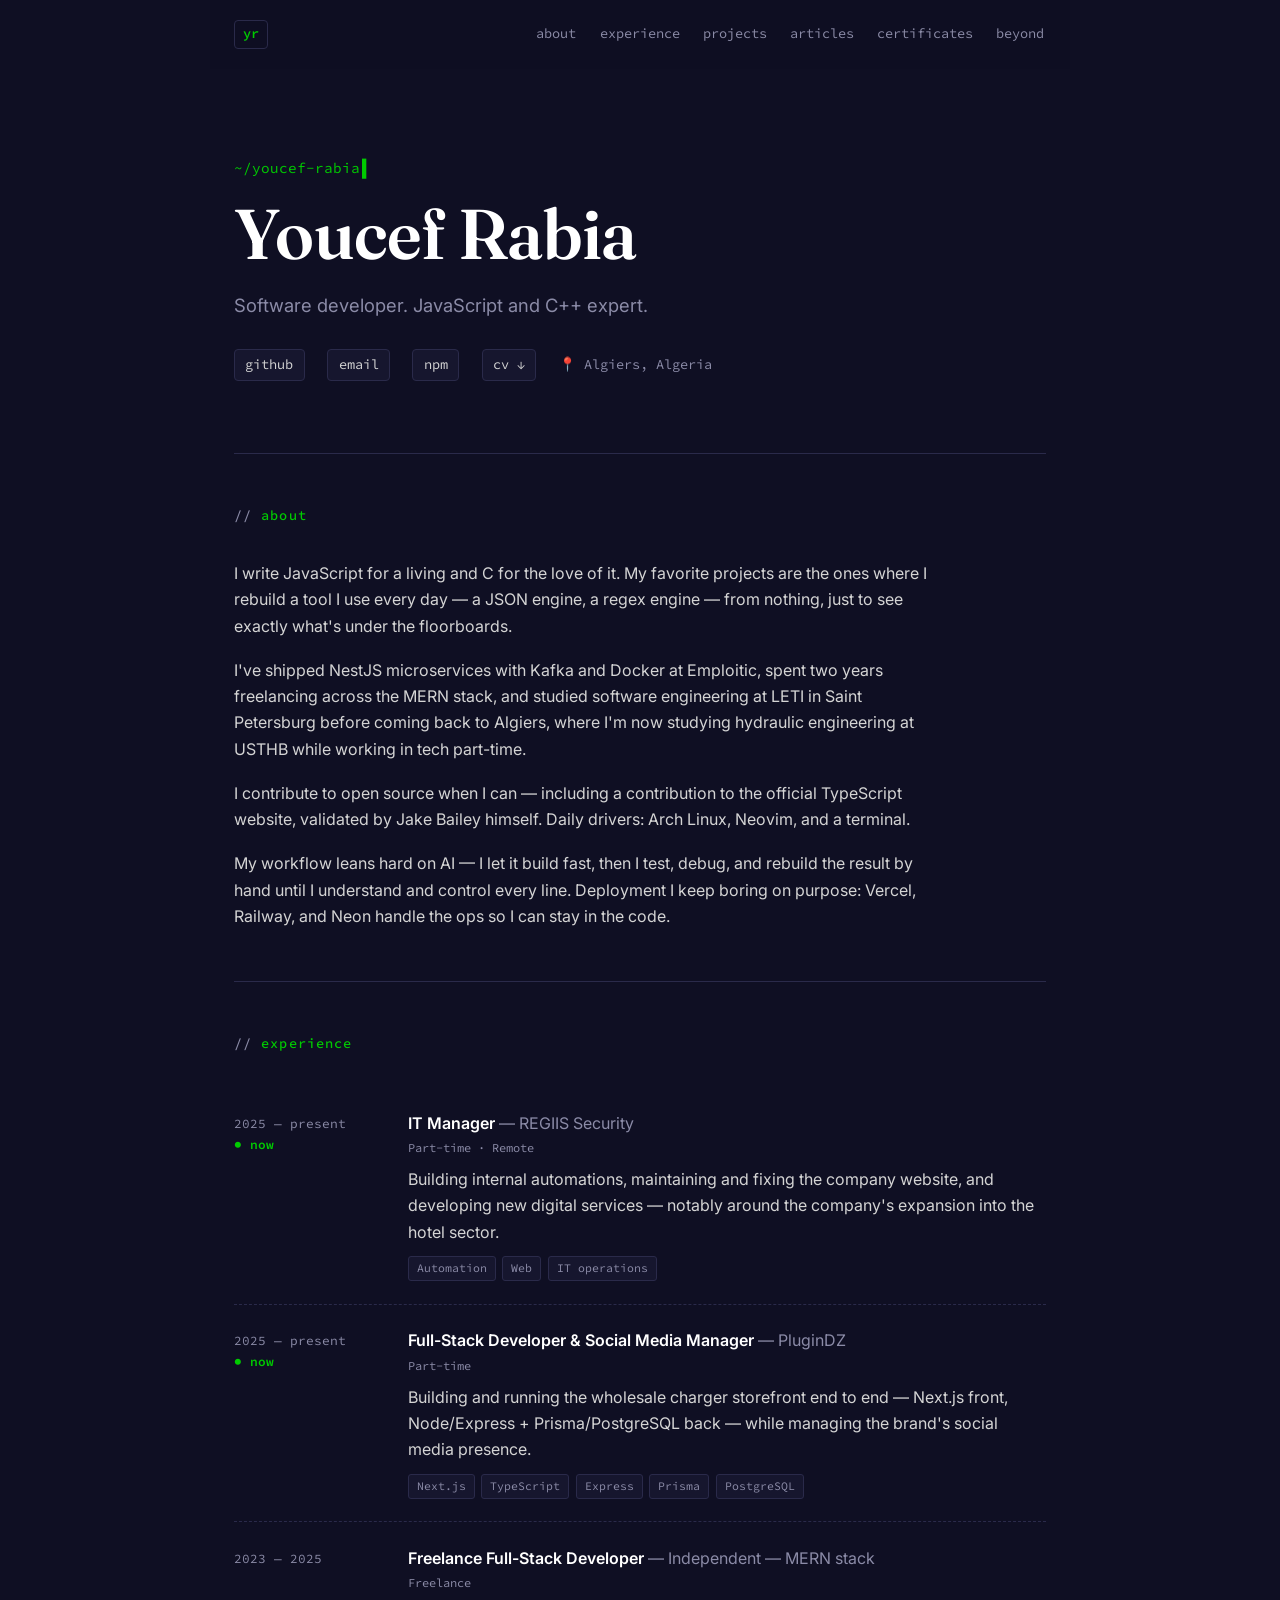
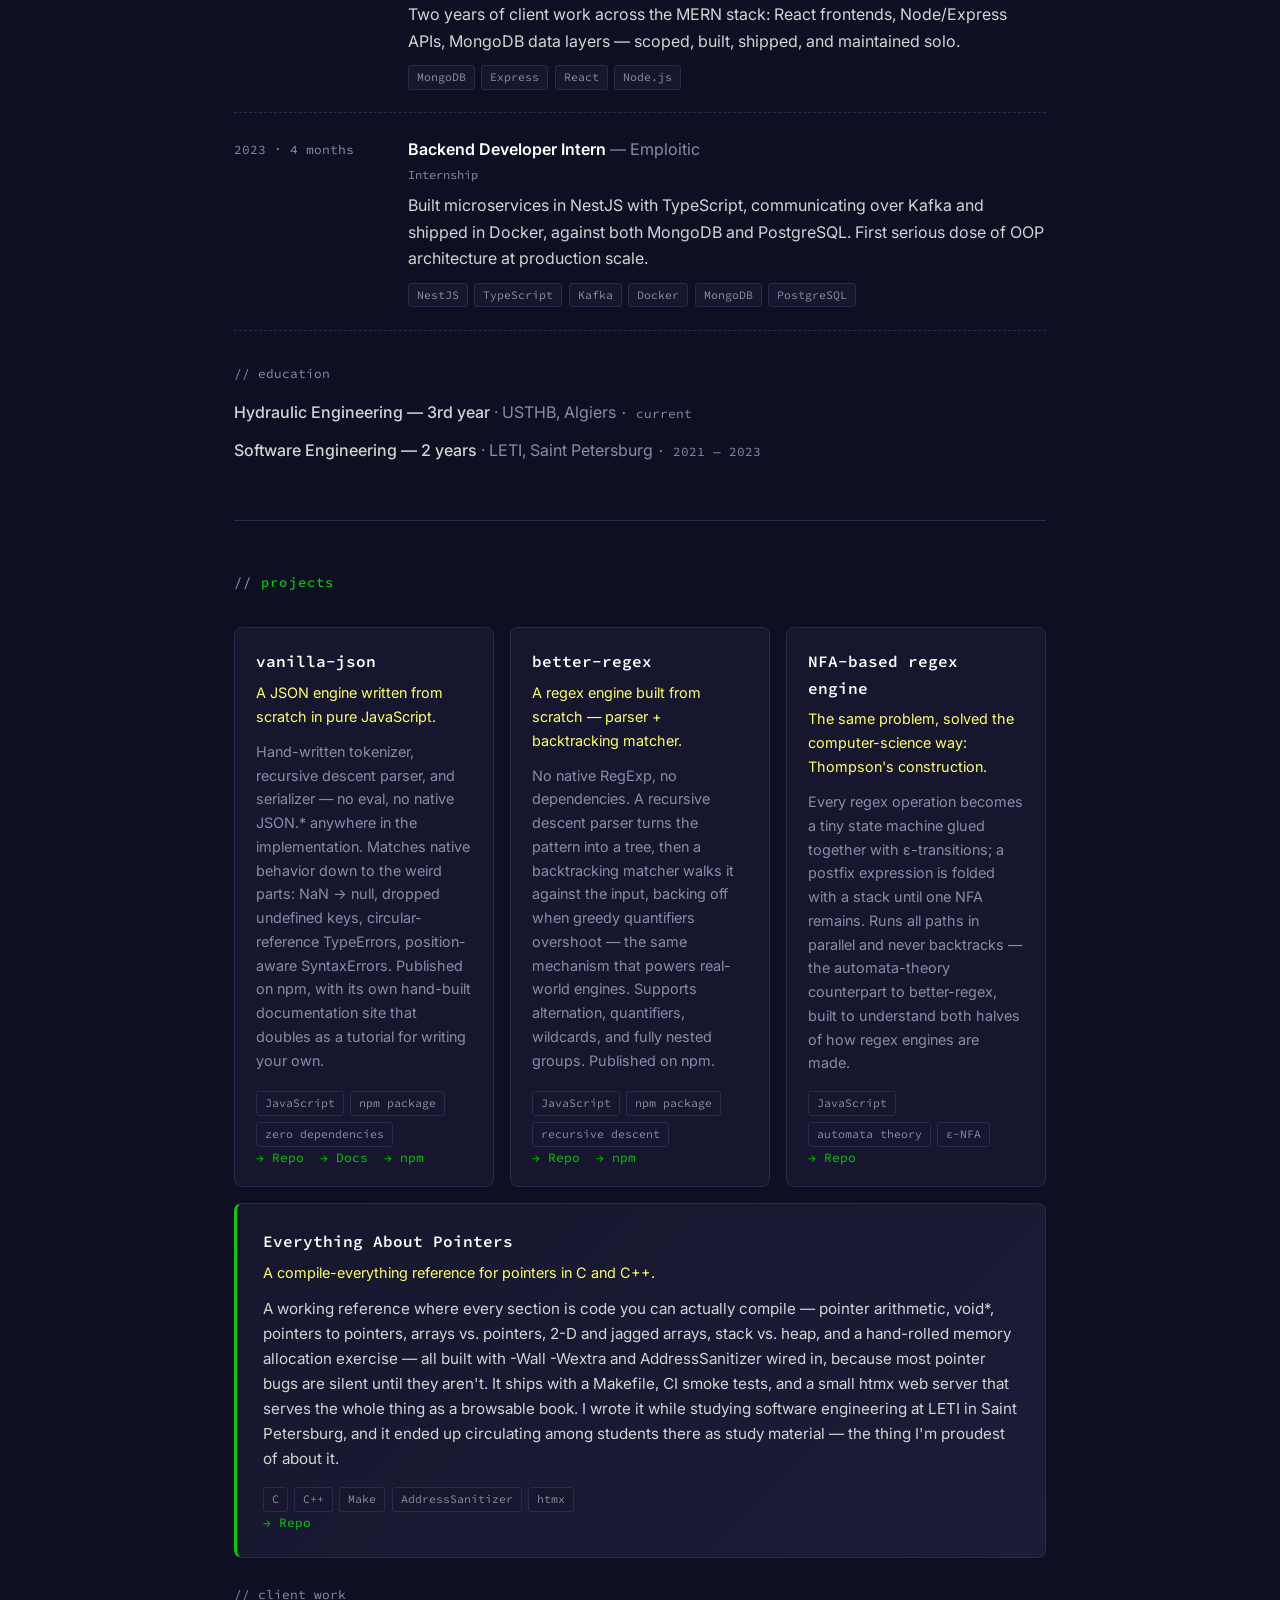
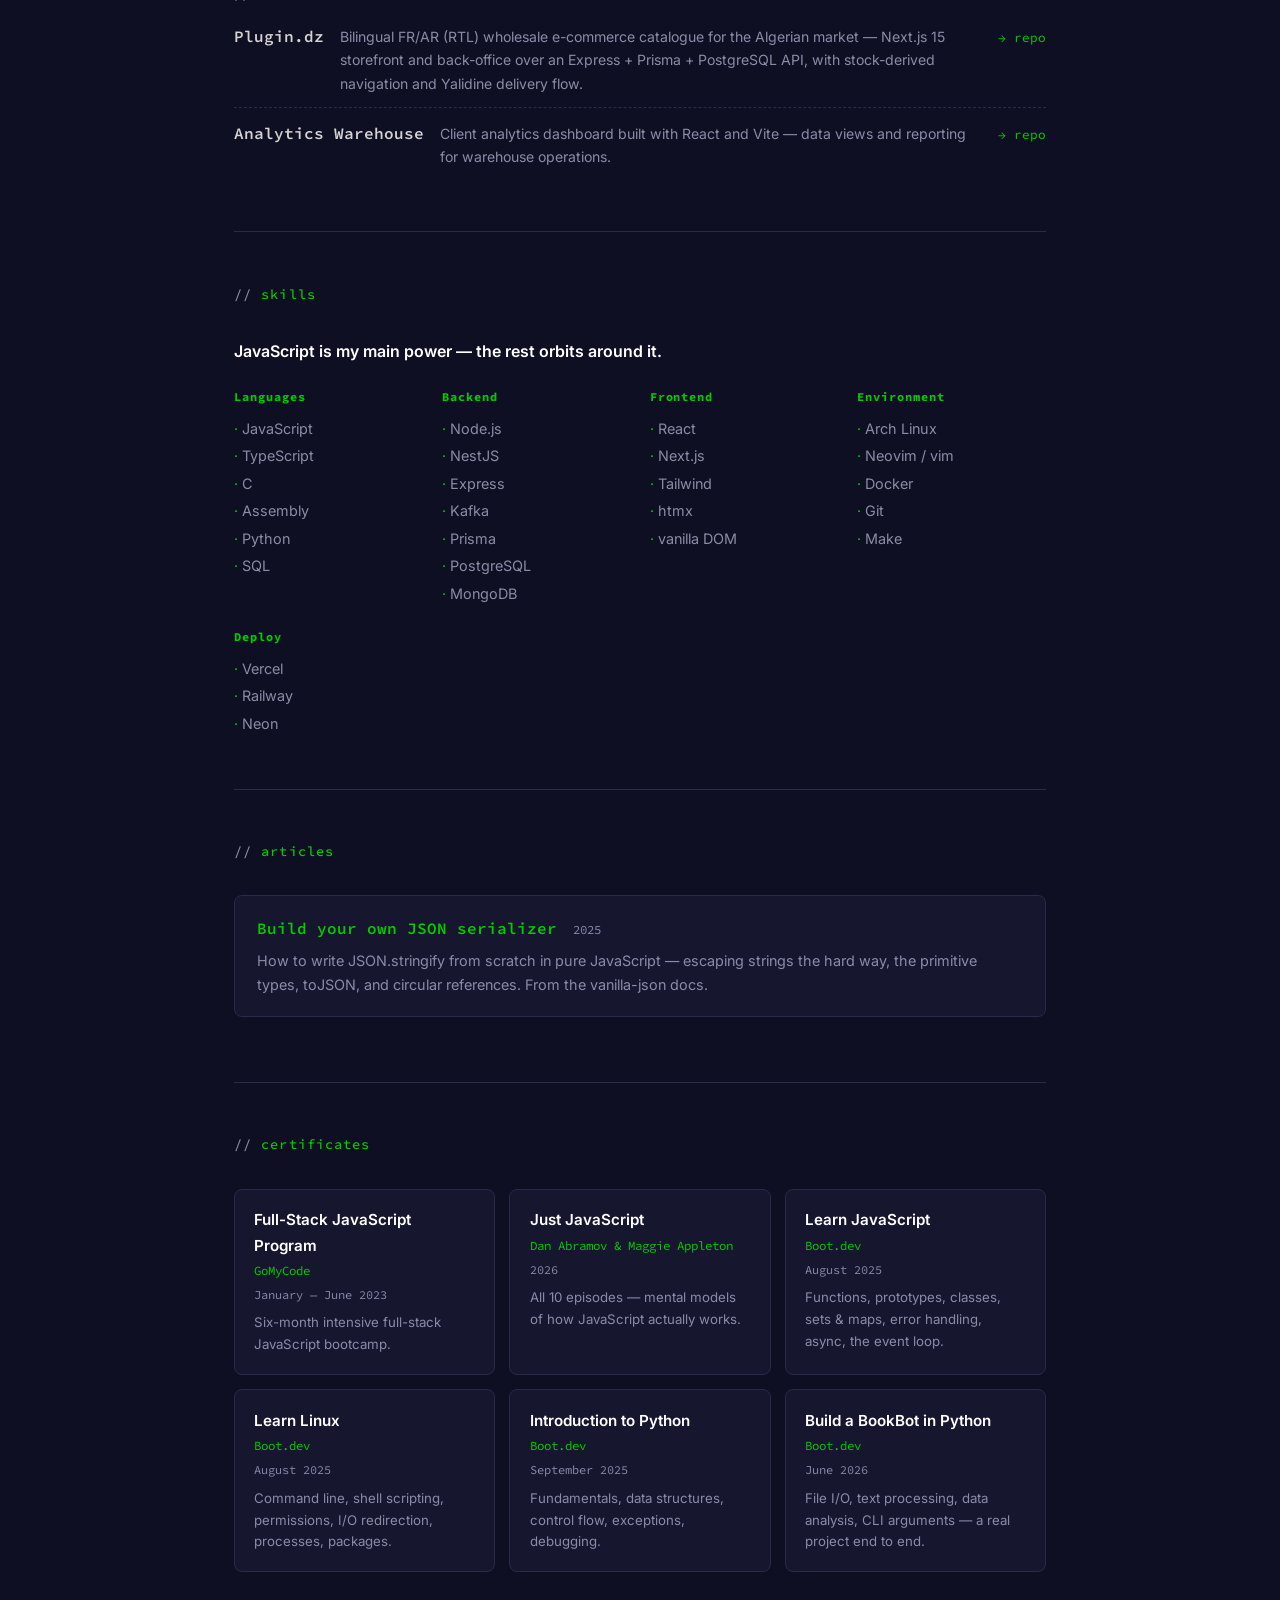
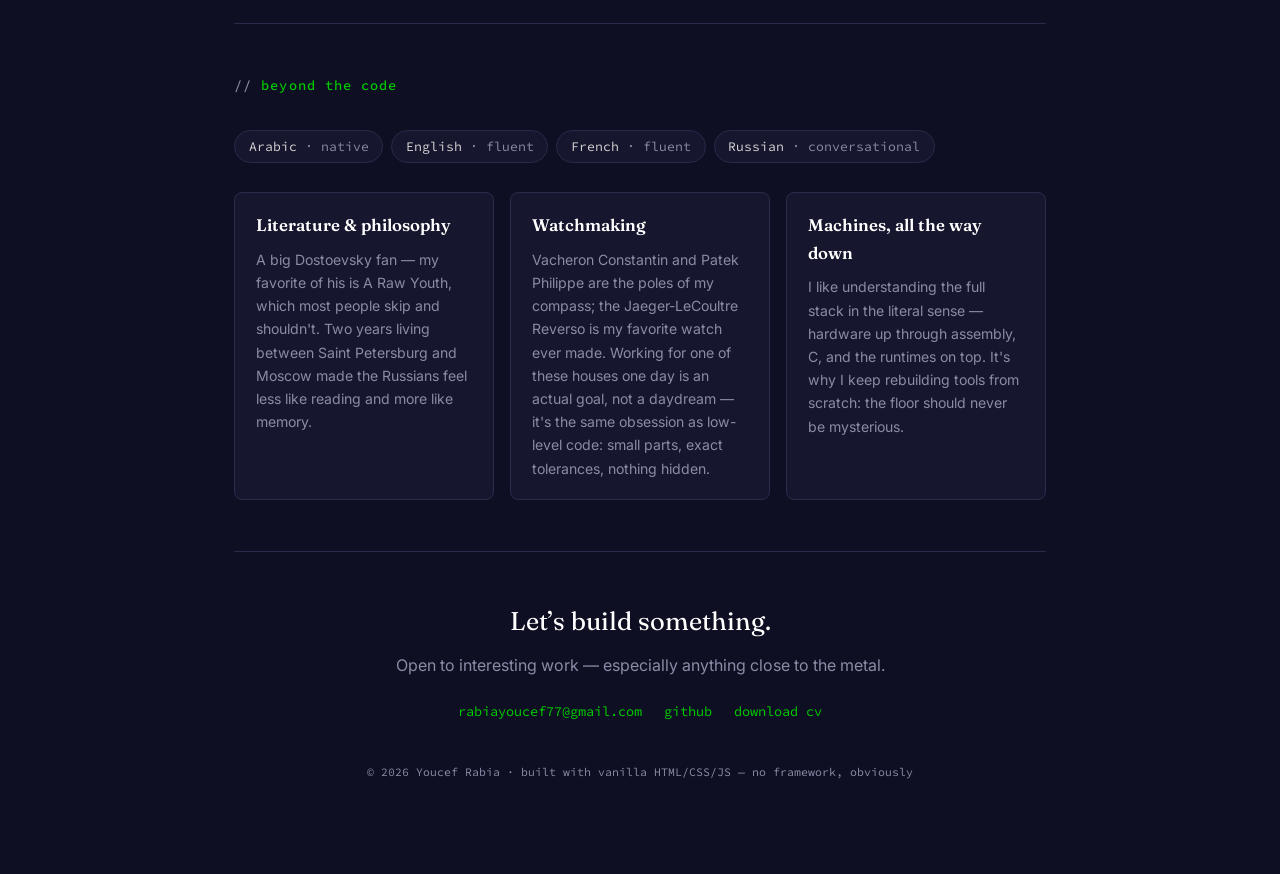
<file: index.html>
<!DOCTYPE html>
<html lang="en">
<head>
  <meta charset="UTF-8">
  <meta name="viewport" content="width=device-width, initial-scale=1.0">
  <title>Youcef Rabia — Software Developer</title>
  <meta name="description" content="Youcef Rabia — software developer. JavaScript and C++ expert. Algiers, Algeria.">
  <meta property="og:title" content="Youcef Rabia — Software Developer">
  <meta property="og:description" content="Youcef Rabia — software developer. JavaScript and C++ expert. Algiers, Algeria.">
  <meta property="og:type" content="website">
  <meta property="og:url" content="https://youcefrabia.netlify.app">
  <meta property="og:image" content="https://avatars.githubusercontent.com/u/87289046?v=4">
  <meta name="twitter:card" content="summary_large_image">
  <link rel="preconnect" href="https://fonts.googleapis.com">
  <link rel="preconnect" href="https://fonts.gstatic.com" crossorigin>
  <link href="https://fonts.googleapis.com/css2?family=Fraunces:opsz,wght@9..144,500;9..144,600&family=Inter:wght@400;500;600&family=Source+Code+Pro:wght@400;500;600&display=swap" rel="stylesheet">
  <link rel="stylesheet" href="styles.css">
  <link rel="icon" href="data:image/svg+xml,<svg xmlns='http://www.w3.org/2000/svg' viewBox='0 0 100 100'><text y='.9em' font-size='90'>λ</text></svg>">
</head>
<body>

  <nav id="nav">
    <a class="nav-home" href="#top">yr</a>
    <div class="nav-links">
      <a href="#about">about</a>
      <a href="#experience">experience</a>
      <a href="#projects">projects</a>
      <a href="#articles">articles</a>
      <a href="#certificates">certificates</a>
      <a href="#beyond">beyond</a>
    </div>
  </nav>

  <!-- The INSIDES of the containers below are generated regions:
       `node build.js` prerenders data/ into them (Netlify runs it
       on every deploy) and js/render.js re-renders them in the
       browser. Edit data/*.js, not the generated content. -->
  <main id="top">
    <header id="hero">
      <div class="hero-kicker">~/youcef-rabia</div>
      <h1 class="hero-name">Youcef Rabia</h1>
      <p class="hero-tagline">Software developer. JavaScript and C++ expert.</p>
      <div class="hero-meta">
        <a href="https://github.com/MantasEdine" target="_blank" rel="noopener">github</a>
        <a href="mailto:rabiayoucef77@gmail.com">email</a>
        <a href="https://www.npmjs.com/~rabia_youcef" target="_blank" rel="noopener">npm</a>
        <a href="assets/Youcef_Rabia_CV.pdf" download>cv ↓</a>
        <span class="hero-loc">📍 Algiers, Algeria</span>
      </div></header>

    <section id="about" class="section">
      <h2 class="section-title">about</h2>
      <div class="about"><p>I write JavaScript for a living and C for the love of it. My favorite projects are the ones where I rebuild a tool I use every day — a JSON engine, a regex engine — from nothing, just to see exactly what&#39;s under the floorboards.</p><p>I&#39;ve shipped NestJS microservices with Kafka and Docker at Emploitic, spent two years freelancing across the MERN stack, and studied software engineering at LETI in Saint Petersburg before coming back to Algiers, where I&#39;m now studying hydraulic engineering at USTHB while working in tech part-time.</p><p>I contribute to open source when I can — including a contribution to the official TypeScript website, validated by Jake Bailey himself. Daily drivers: Arch Linux, Neovim, and a terminal.</p><p>My workflow leans hard on AI — I let it build fast, then I test, debug, and rebuild the result by hand until I understand and control every line. Deployment I keep boring on purpose: Vercel, Railway, and Neon handle the ops so I can stay in the code.</p></div></section>
    <section id="experience" class="section"><h2 class="section-title">experience</h2>
      <div class="xp-item">
        <div class="xp-period">2025 — present <span class="xp-now">● now</span></div>
        <div>
          <span class="xp-role">IT Manager</span> <span class="xp-company">— REGIIS Security</span>
          <div class="xp-mode">Part-time · Remote</div>
          <p class="xp-summary">Building internal automations, maintaining and fixing the company website, and developing new digital services — notably around the company&#39;s expansion into the hotel sector.</p>
          <div class="tags"><span class="tag">Automation</span><span class="tag">Web</span><span class="tag">IT operations</span></div>
        </div>
      </div>
      <div class="xp-item">
        <div class="xp-period">2025 — present <span class="xp-now">● now</span></div>
        <div>
          <span class="xp-role">Full-Stack Developer &amp; Social Media Manager</span> <span class="xp-company">— PluginDZ</span>
          <div class="xp-mode">Part-time</div>
          <p class="xp-summary">Building and running the wholesale charger storefront end to end — Next.js front, Node/Express + Prisma/PostgreSQL back — while managing the brand&#39;s social media presence.</p>
          <div class="tags"><span class="tag">Next.js</span><span class="tag">TypeScript</span><span class="tag">Express</span><span class="tag">Prisma</span><span class="tag">PostgreSQL</span></div>
        </div>
      </div>
      <div class="xp-item">
        <div class="xp-period">2023 — 2025</div>
        <div>
          <span class="xp-role">Freelance Full-Stack Developer</span> <span class="xp-company">— Independent — MERN stack</span>
          <div class="xp-mode">Freelance</div>
          <p class="xp-summary">Two years of client work across the MERN stack: React frontends, Node/Express APIs, MongoDB data layers — scoped, built, shipped, and maintained solo.</p>
          <div class="tags"><span class="tag">MongoDB</span><span class="tag">Express</span><span class="tag">React</span><span class="tag">Node.js</span></div>
        </div>
      </div>
      <div class="xp-item">
        <div class="xp-period">2023 · 4 months</div>
        <div>
          <span class="xp-role">Backend Developer Intern</span> <span class="xp-company">— Emploitic</span>
          <div class="xp-mode">Internship</div>
          <p class="xp-summary">Built microservices in NestJS with TypeScript, communicating over Kafka and shipped in Docker, against both MongoDB and PostgreSQL. First serious dose of OOP architecture at production scale.</p>
          <div class="tags"><span class="tag">NestJS</span><span class="tag">TypeScript</span><span class="tag">Kafka</span><span class="tag">Docker</span><span class="tag">MongoDB</span><span class="tag">PostgreSQL</span></div>
        </div>
      </div><div class="edu-title">// education</div>
        <div class="edu-item">
          <span class="edu-degree">Hydraulic Engineering — 3rd year</span>
          <span class="edu-school"> · USTHB, Algiers</span>
          <span class="edu-period"> · current</span>
        </div>
        <div class="edu-item">
          <span class="edu-degree">Software Engineering — 2 years</span>
          <span class="edu-school"> · LETI, Saint Petersburg</span>
          <span class="edu-period"> · 2021 — 2023</span>
        </div></section>
    <section id="projects" class="section">
      <h2 class="section-title">projects</h2>
      <div class="project-grid">
      <div class="project-card">
        <h3 class="project-name">vanilla-json</h3>
        <p class="project-oneliner">A JSON engine written from scratch in pure JavaScript.</p>
        <p class="project-desc">Hand-written tokenizer, recursive descent parser, and serializer — no eval, no native JSON.* anywhere in the implementation. Matches native behavior down to the weird parts: NaN → null, dropped undefined keys, circular-reference TypeErrors, position-aware SyntaxErrors. Published on npm, with its own hand-built documentation site that doubles as a tutorial for writing your own.</p>
        <div class="tags"><span class="tag">JavaScript</span><span class="tag">npm package</span><span class="tag">zero dependencies</span></div>
        <div class="project-links"><a href="https://github.com/MantasEdine/vanilla-json" target="_blank" rel="noopener">Repo</a><a href="https://vanille-json-docs.netlify.app/" target="_blank" rel="noopener">Docs</a><a href="https://www.npmjs.com/package/@rabia_youcef/vanilla-json" target="_blank" rel="noopener">npm</a></div>
      </div>
      <div class="project-card">
        <h3 class="project-name">better-regex</h3>
        <p class="project-oneliner">A regex engine built from scratch — parser + backtracking matcher.</p>
        <p class="project-desc">No native RegExp, no dependencies. A recursive descent parser turns the pattern into a tree, then a backtracking matcher walks it against the input, backing off when greedy quantifiers overshoot — the same mechanism that powers real-world engines. Supports alternation, quantifiers, wildcards, and fully nested groups. Published on npm.</p>
        <div class="tags"><span class="tag">JavaScript</span><span class="tag">npm package</span><span class="tag">recursive descent</span></div>
        <div class="project-links"><a href="https://github.com/MantasEdine/better-regex" target="_blank" rel="noopener">Repo</a><a href="https://www.npmjs.com/package/@rabia_youcef/better-regex" target="_blank" rel="noopener">npm</a></div>
      </div>
      <div class="project-card">
        <h3 class="project-name">NFA-based regex engine</h3>
        <p class="project-oneliner">The same problem, solved the computer-science way: Thompson&#39;s construction.</p>
        <p class="project-desc">Every regex operation becomes a tiny state machine glued together with ε-transitions; a postfix expression is folded with a stack until one NFA remains. Runs all paths in parallel and never backtracks — the automata-theory counterpart to better-regex, built to understand both halves of how regex engines are made.</p>
        <div class="tags"><span class="tag">JavaScript</span><span class="tag">automata theory</span><span class="tag">ε-NFA</span></div>
        <div class="project-links"><a href="https://github.com/MantasEdine/NFA-based-regex-engine" target="_blank" rel="noopener">Repo</a></div>
      </div></div>
      
      <div class="project-wide">
        <h3 class="project-name">Everything About Pointers</h3>
        <p class="project-oneliner">A compile-everything reference for pointers in C and C++.</p>
        <p class="project-desc">A working reference where every section is code you can actually compile — pointer arithmetic, void*, pointers to pointers, arrays vs. pointers, 2-D and jagged arrays, stack vs. heap, and a hand-rolled memory allocation exercise — all built with -Wall -Wextra and AddressSanitizer wired in, because most pointer bugs are silent until they aren&#39;t. It ships with a Makefile, CI smoke tests, and a small htmx web server that serves the whole thing as a browsable book. I wrote it while studying software engineering at LETI in Saint Petersburg, and it ended up circulating among students there as study material — the thing I&#39;m proudest of about it.</p>
        <div class="tags"><span class="tag">C</span><span class="tag">C++</span><span class="tag">Make</span><span class="tag">AddressSanitizer</span><span class="tag">htmx</span></div>
        <div class="project-links"><a href="https://github.com/MantasEdine/Everything-About-Pointers" target="_blank" rel="noopener">Repo</a></div>
      </div>
      <div class="client-title">// client work</div>
      <div class="client-row">
        <span class="client-name">Plugin.dz</span>
        <span class="client-desc">Bilingual FR/AR (RTL) wholesale e-commerce catalogue for the Algerian market — Next.js 15 storefront and back-office over an Express + Prisma + PostgreSQL API, with stock-derived navigation and Yalidine delivery flow.</span>
        <a class="client-link" href="https://github.com/MantasEdine/PluginDZ" target="_blank" rel="noopener">→ repo</a>
      </div>
      <div class="client-row">
        <span class="client-name">Analytics Warehouse</span>
        <span class="client-desc">Client analytics dashboard built with React and Vite — data views and reporting for warehouse operations.</span>
        <a class="client-link" href="https://github.com/MantasEdine/analytics_warehouse" target="_blank" rel="noopener">→ repo</a>
      </div></section>
    <section id="skills" class="section">
      <h2 class="section-title">skills</h2>
      <p class="skills-headline">JavaScript is my main power — the rest orbits around it.</p>
      <div class="skills-grid">
        
          <div class="skill-group">
            <h3 class="skill-group-title">Languages</h3>
            <ul><li>JavaScript</li><li>TypeScript</li><li>C</li><li>Assembly</li><li>Python</li><li>SQL</li></ul>
          </div>
          <div class="skill-group">
            <h3 class="skill-group-title">Backend</h3>
            <ul><li>Node.js</li><li>NestJS</li><li>Express</li><li>Kafka</li><li>Prisma</li><li>PostgreSQL</li><li>MongoDB</li></ul>
          </div>
          <div class="skill-group">
            <h3 class="skill-group-title">Frontend</h3>
            <ul><li>React</li><li>Next.js</li><li>Tailwind</li><li>htmx</li><li>vanilla DOM</li></ul>
          </div>
          <div class="skill-group">
            <h3 class="skill-group-title">Environment</h3>
            <ul><li>Arch Linux</li><li>Neovim / vim</li><li>Docker</li><li>Git</li><li>Make</li></ul>
          </div>
          <div class="skill-group">
            <h3 class="skill-group-title">Deploy</h3>
            <ul><li>Vercel</li><li>Railway</li><li>Neon</li></ul>
          </div>
      </div></section>
    <section id="articles" class="section">
      <h2 class="section-title">articles</h2>
      
        <a class="article-item" href="articles/build-your-own-json-serializer.html">
          <span class="article-title">Build your own JSON serializer</span>
          <span class="article-date">2025</span>
          <p class="article-summary">How to write JSON.stringify from scratch in pure JavaScript — escaping strings the hard way, the primitive types, toJSON, and circular references. From the vanilla-json docs.</p>
        </a></section>
    <section id="certificates" class="section">
      <h2 class="section-title">certificates</h2>
      <div class="cert-grid">
        <div class="cert-card">
      <div class="cert-title">Full-Stack JavaScript Program</div>
      <div class="cert-issuer">GoMyCode</div>
      <div class="cert-date">January — June 2023</div>
      <p class="cert-note">Six-month intensive full-stack JavaScript bootcamp.</p></div><div class="cert-card">
      <div class="cert-title">Just JavaScript</div>
      <div class="cert-issuer">Dan Abramov &amp; Maggie Appleton</div>
      <div class="cert-date">2026</div>
      <p class="cert-note">All 10 episodes — mental models of how JavaScript actually works.</p></div><div class="cert-card">
      <div class="cert-title">Learn JavaScript</div>
      <div class="cert-issuer">Boot.dev</div>
      <div class="cert-date">August 2025</div>
      <p class="cert-note">Functions, prototypes, classes, sets &amp; maps, error handling, async, the event loop.</p></div><div class="cert-card">
      <div class="cert-title">Learn Linux</div>
      <div class="cert-issuer">Boot.dev</div>
      <div class="cert-date">August 2025</div>
      <p class="cert-note">Command line, shell scripting, permissions, I/O redirection, processes, packages.</p></div><div class="cert-card">
      <div class="cert-title">Introduction to Python</div>
      <div class="cert-issuer">Boot.dev</div>
      <div class="cert-date">September 2025</div>
      <p class="cert-note">Fundamentals, data structures, control flow, exceptions, debugging.</p></div><div class="cert-card">
      <div class="cert-title">Build a BookBot in Python</div>
      <div class="cert-issuer">Boot.dev</div>
      <div class="cert-date">June 2026</div>
      <p class="cert-note">File I/O, text processing, data analysis, CLI arguments — a real project end to end.</p></div>
      </div></section>
    <section id="beyond" class="section">
      <h2 class="section-title">beyond the code</h2>
      <div class="langs"><span class="lang">Arabic <span>· native</span></span><span class="lang">English <span>· fluent</span></span><span class="lang">French <span>· fluent</span></span><span class="lang">Russian <span>· conversational</span></span></div>
      <div class="passion-grid"><div class="passion"><h3>Literature &amp; philosophy</h3><p>A big Dostoevsky fan — my favorite of his is A Raw Youth, which most people skip and shouldn&#39;t. Two years living between Saint Petersburg and Moscow made the Russians feel less like reading and more like memory.</p></div><div class="passion"><h3>Watchmaking</h3><p>Vacheron Constantin and Patek Philippe are the poles of my compass; the Jaeger-LeCoultre Reverso is my favorite watch ever made. Working for one of these houses one day is an actual goal, not a daydream — it&#39;s the same obsession as low-level code: small parts, exact tolerances, nothing hidden.</p></div><div class="passion"><h3>Machines, all the way down</h3><p>I like understanding the full stack in the literal sense — hardware up through assembly, C, and the runtimes on top. It&#39;s why I keep rebuilding tools from scratch: the floor should never be mysterious.</p></div></div></section>

    <footer id="footer">
      <p class="footer-cta">Let’s build something.</p>
      <p class="footer-line">Open to interesting work — especially anything close to the metal.</p>
      <div class="footer-links">
        <a href="mailto:rabiayoucef77@gmail.com">rabiayoucef77@gmail.com</a>
        <a href="https://github.com/MantasEdine" target="_blank" rel="noopener">github</a>
        <a href="assets/Youcef_Rabia_CV.pdf" download>download cv</a>
      </div>
      <p class="footer-tiny">© 2026 Youcef Rabia · built with vanilla HTML/CSS/JS — no framework, obviously</p></footer>
  </main>

  <!-- ==========================================================
       CONTENT lives in these files. Edit them, not the code.
       Order matters only in that they must load before render.js.
       ========================================================== -->
  <script src="data/profile.js"></script>
  <script src="data/experience.js"></script>
  <script src="data/projects.js"></script>
  <script src="data/skills.js"></script>
  <script src="data/articles.js"></script>
  <script src="data/certificates.js"></script>
  <script src="data/beyond.js"></script>

  <script src="js/templates.js"></script>
  <script src="js/render.js"></script>
</body>
</html>
</file>
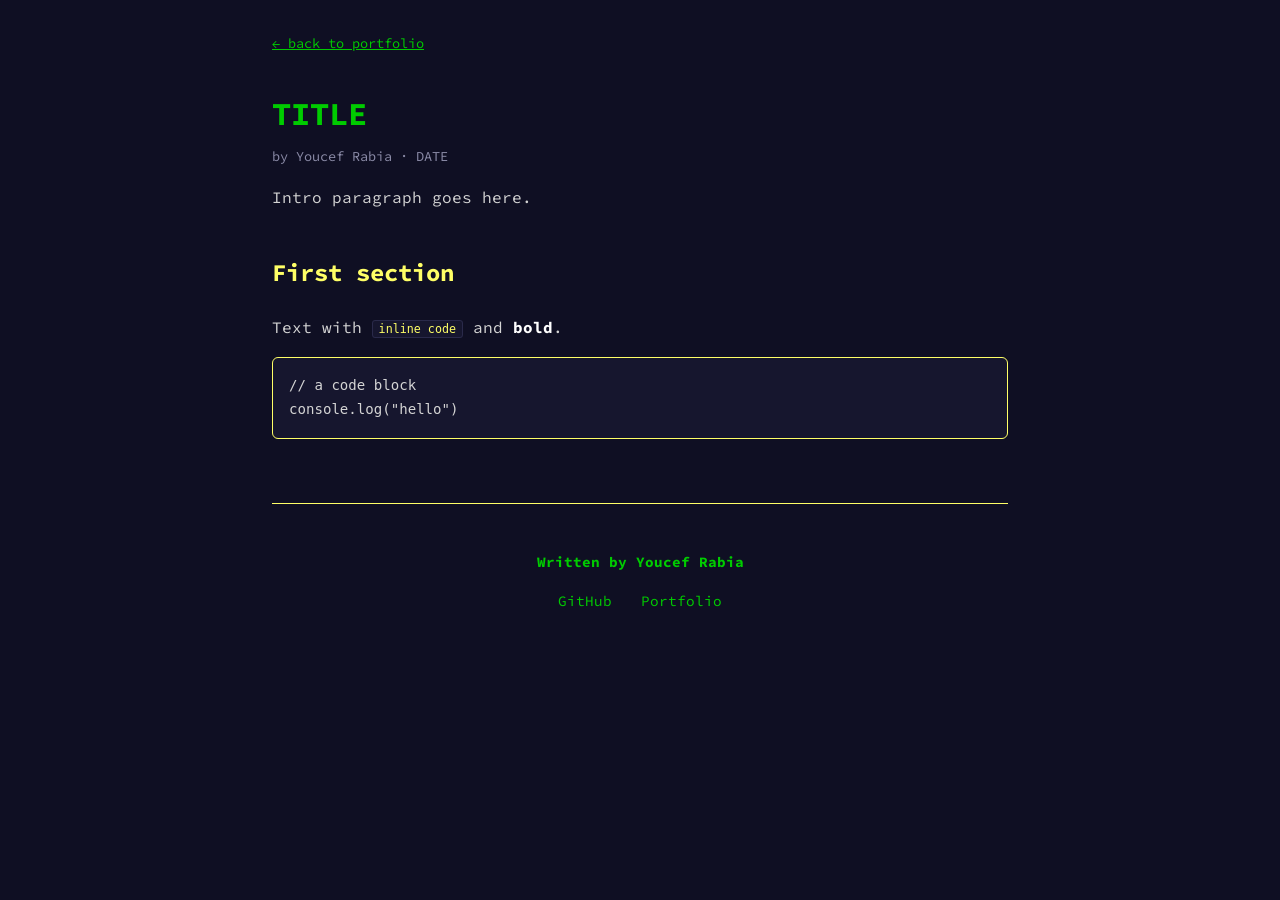
<file: articles/_template.html>
<!DOCTYPE html>
<!-- ============================================================
     NEW ARTICLE TEMPLATE
     1. Copy this file:  cp _template.html my-article.html
     2. Replace TITLE, the meta line, and write your content.
     3. Add an entry in data/articles.js pointing at it.
     Use <h2> for sections, <pre><code> for code blocks,
     <code> inline. Style comes from article.css automatically.
     ============================================================ -->
<html lang="en">
<head>
  <meta charset="UTF-8">
  <meta name="viewport" content="width=device-width, initial-scale=1.0">
  <title>TITLE — Youcef Rabia</title>
  <link rel="preconnect" href="https://fonts.googleapis.com">
  <link rel="preconnect" href="https://fonts.gstatic.com" crossorigin>
  <link href="https://fonts.googleapis.com/css2?family=Source+Code+Pro:wght@400;500;600;700&display=swap" rel="stylesheet">
  <link rel="icon" href="data:image/svg+xml,<svg xmlns='http://www.w3.org/2000/svg' viewBox='0 0 100 100'><text y='.9em' font-size='90'>λ</text></svg>">
  <link rel="stylesheet" href="article.css">
</head>
<body>
  <nav class="article-nav"><a href="../index.html">← back to portfolio</a></nav>

  <h1>TITLE</h1>
  <p class="article-meta">by Youcef Rabia · DATE</p>

  <p>Intro paragraph goes here.</p>

  <h2>First section</h2>
  <p>Text with <code>inline code</code> and <strong>bold</strong>.</p>

  <pre><code>// a code block
console.log("hello")</code></pre>

  <footer>
    <p>Written by Youcef Rabia</p>
    <a href="https://github.com/MantasEdine">GitHub</a>
    <a href="../index.html">Portfolio</a>
  </footer>
</body>
</html>
</file>
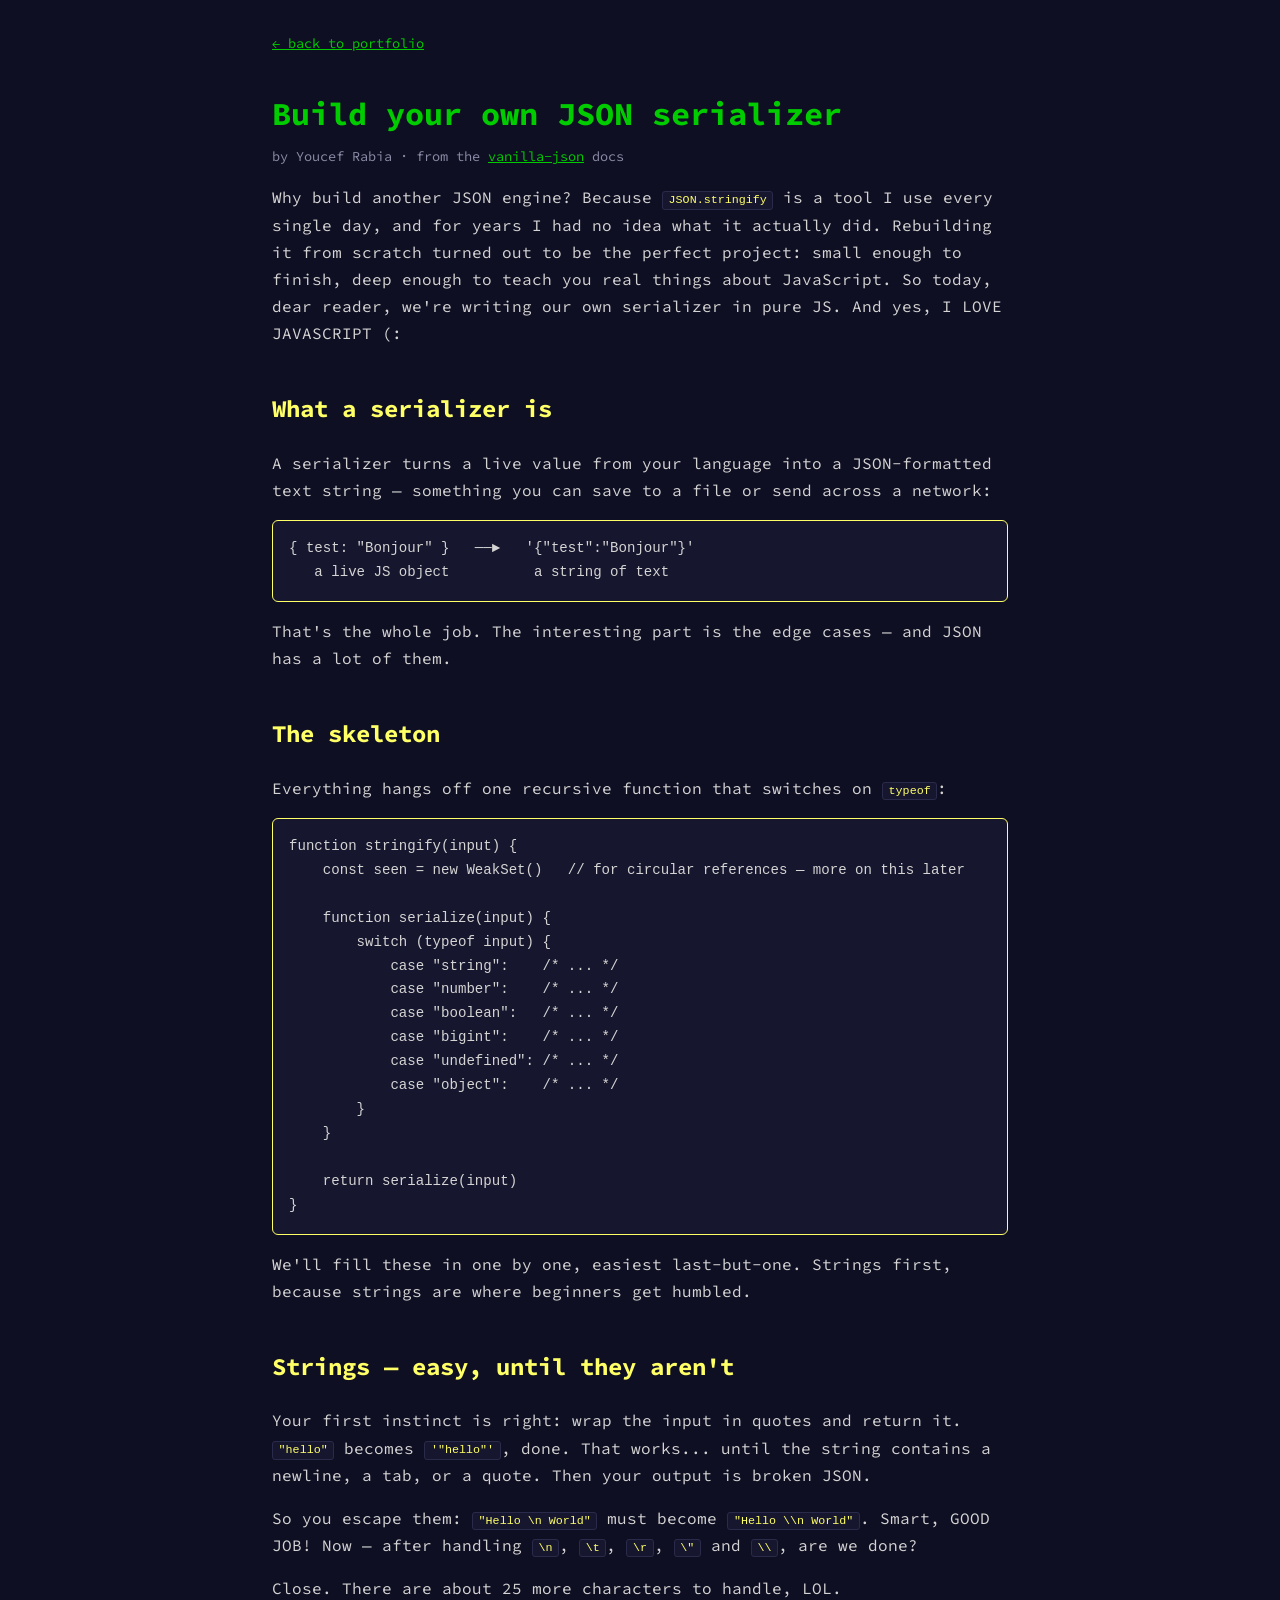
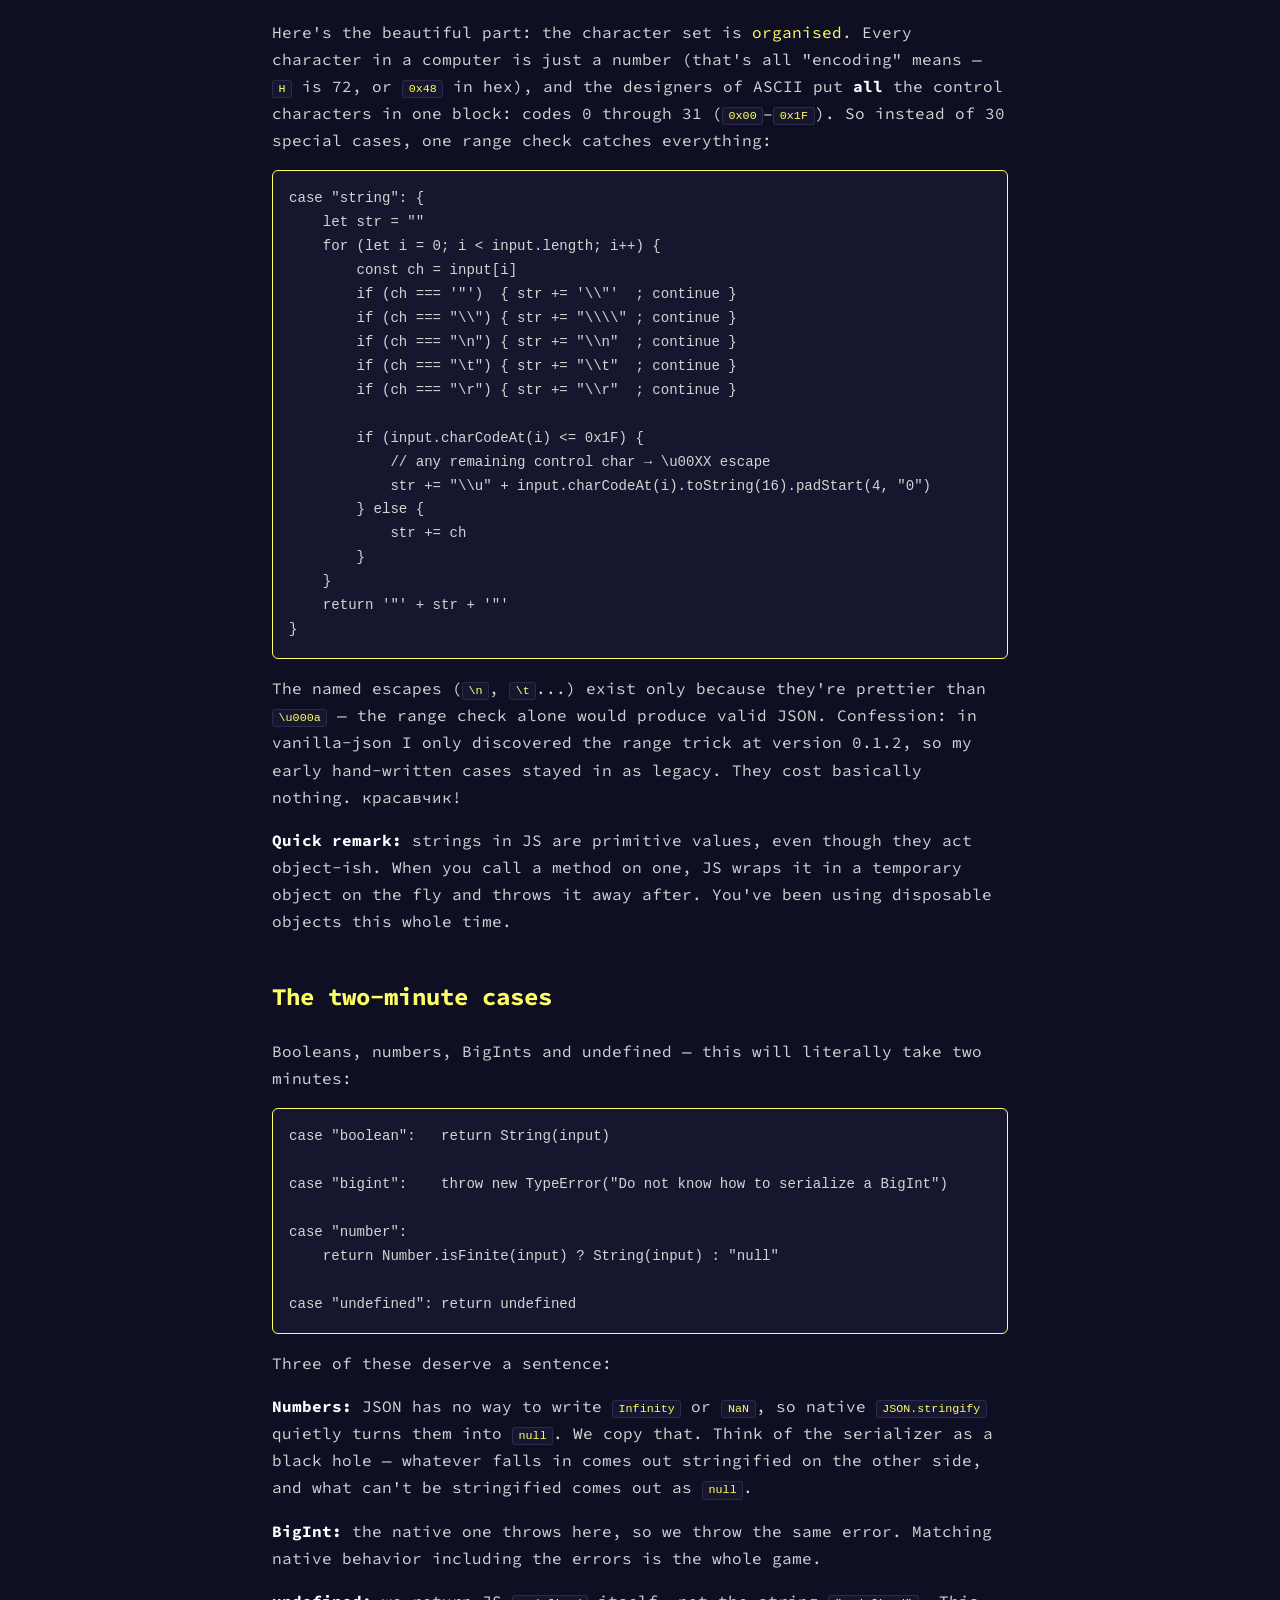
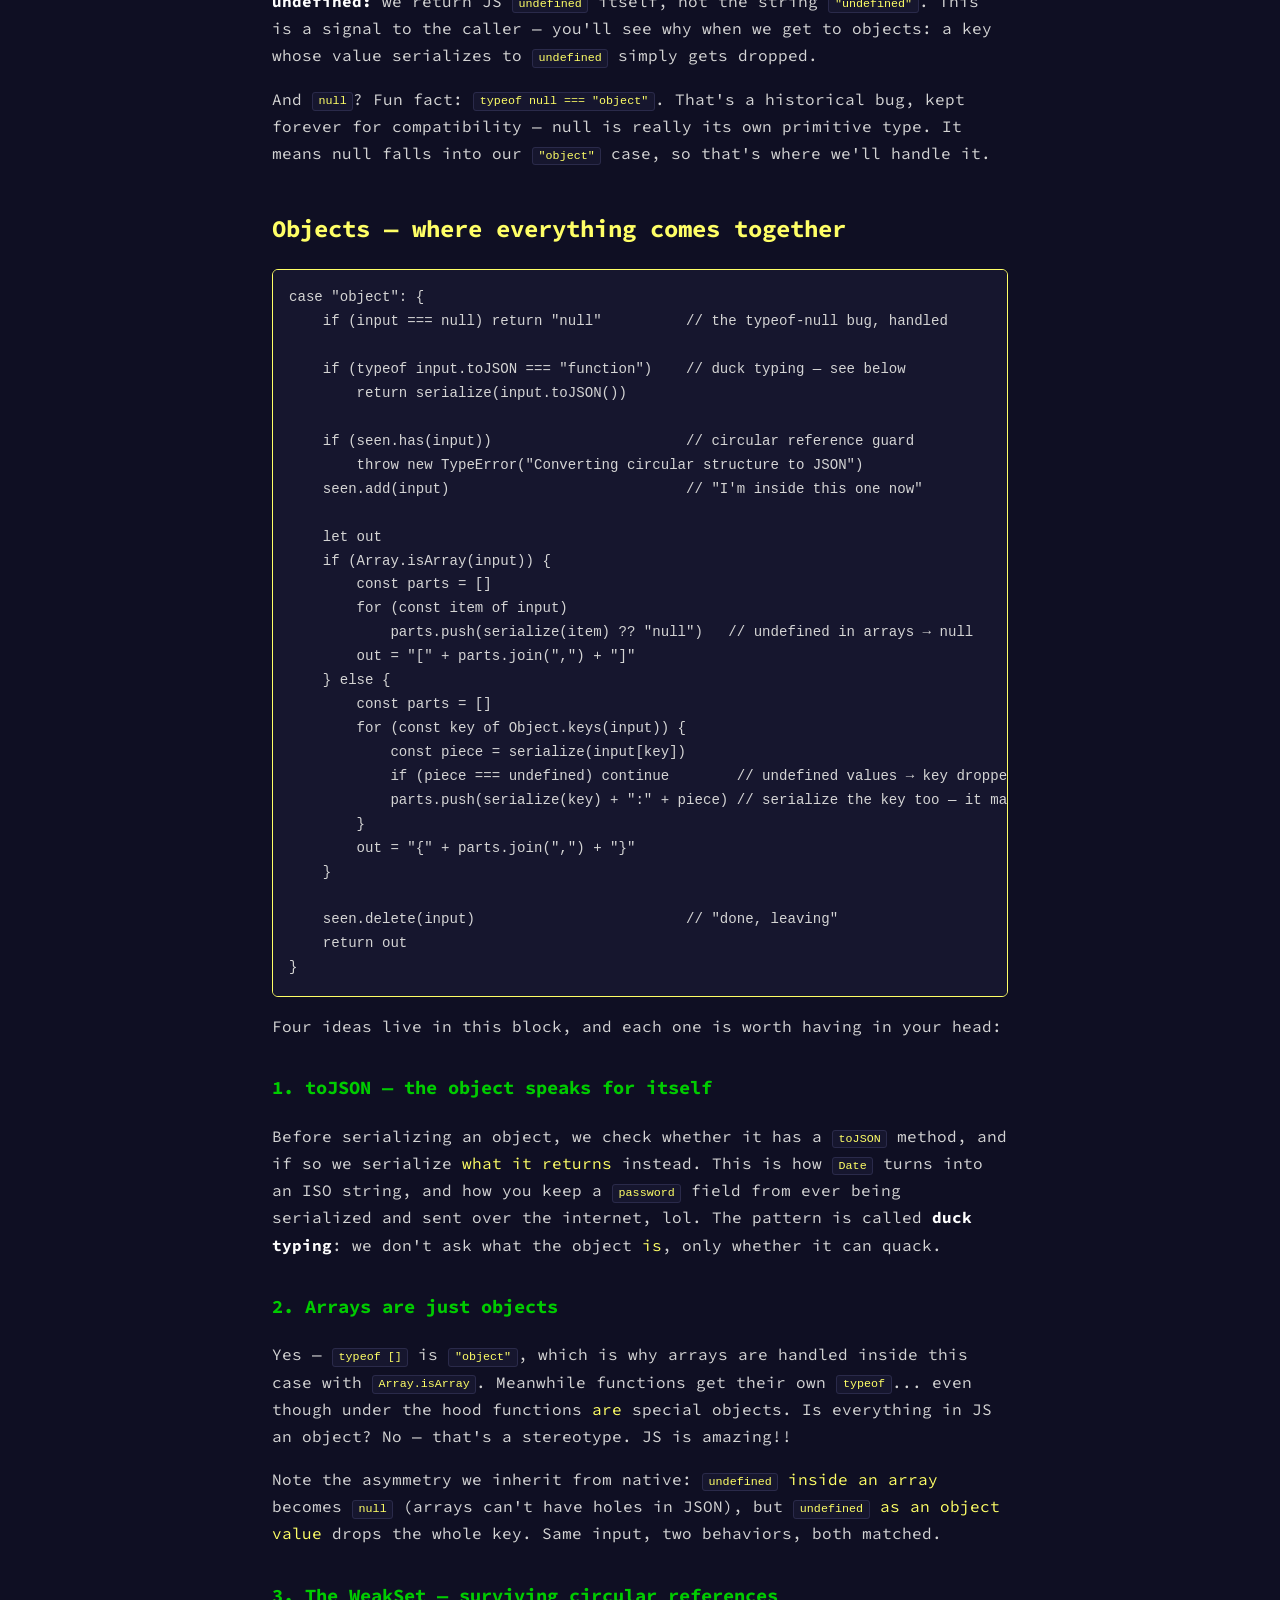
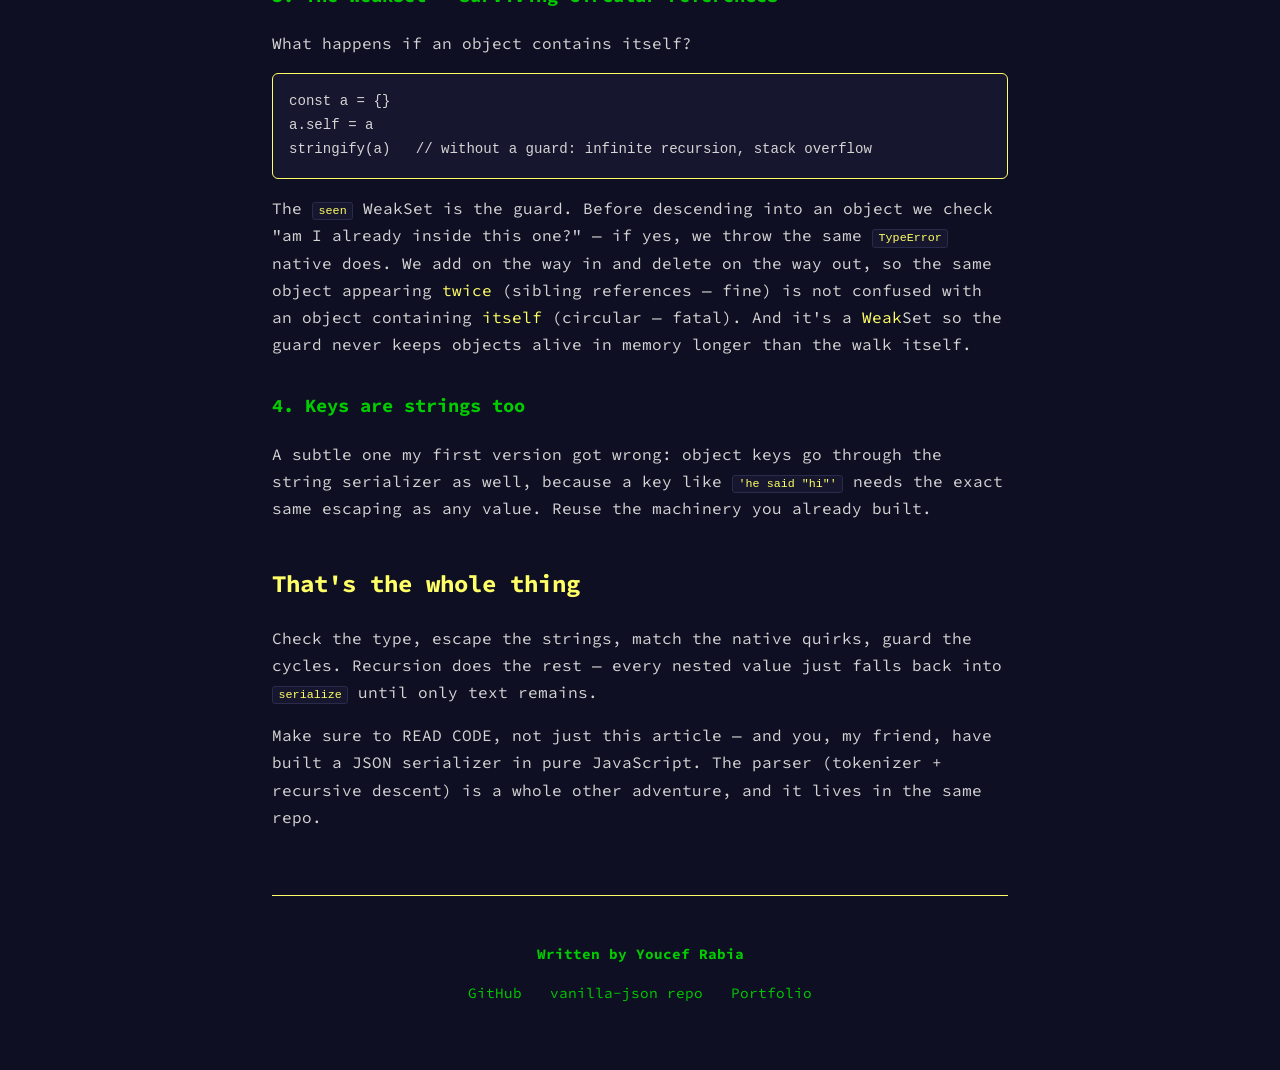
<file: articles/build-your-own-json-serializer.html>
<!DOCTYPE html>
<html lang="en">
<head>
  <meta charset="UTF-8">
  <meta name="viewport" content="width=device-width, initial-scale=1.0">
  <title>Build your own JSON serializer — Youcef Rabia</title>
  <link rel="preconnect" href="https://fonts.googleapis.com">
  <link rel="preconnect" href="https://fonts.gstatic.com" crossorigin>
  <link href="https://fonts.googleapis.com/css2?family=Source+Code+Pro:wght@400;500;600;700&display=swap" rel="stylesheet">
  <link rel="icon" href="data:image/svg+xml,<svg xmlns='http://www.w3.org/2000/svg' viewBox='0 0 100 100'><text y='.9em' font-size='90'>λ</text></svg>">
  <link rel="stylesheet" href="article.css">
</head>
<body>
  <nav class="article-nav"><a href="../index.html">← back to portfolio</a></nav>

  <h1>Build your own JSON serializer</h1>
  <p class="article-meta">by Youcef Rabia · from the <a href="https://github.com/MantasEdine/vanilla-json">vanilla-json</a> docs</p>

  <p>Why build another JSON engine? Because <code>JSON.stringify</code> is a tool I use every single day, and for years I had no idea what it actually did. Rebuilding it from scratch turned out to be the perfect project: small enough to finish, deep enough to teach you real things about JavaScript. So today, dear reader, we're writing our own serializer in pure JS. And yes, I LOVE JAVASCRIPT (:</p>

  <h2>What a serializer is</h2>
  <p>A serializer turns a live value from your language into a JSON-formatted text string — something you can save to a file or send across a network:</p>
  <pre><code>{ test: "Bonjour" }   ──►   '{"test":"Bonjour"}'
   a live JS object          a string of text</code></pre>
  <p>That's the whole job. The interesting part is the edge cases — and JSON has a lot of them.</p>

  <h2>The skeleton</h2>
  <p>Everything hangs off one recursive function that switches on <code>typeof</code>:</p>
  <pre><code>function stringify(input) {
    const seen = new WeakSet()   // for circular references — more on this later

    function serialize(input) {
        switch (typeof input) {
            case "string":    /* ... */
            case "number":    /* ... */
            case "boolean":   /* ... */
            case "bigint":    /* ... */
            case "undefined": /* ... */
            case "object":    /* ... */
        }
    }

    return serialize(input)
}</code></pre>
  <p>We'll fill these in one by one, easiest last-but-one. Strings first, because strings are where beginners get humbled.</p>

  <h2>Strings — easy, until they aren't</h2>
  <p>Your first instinct is right: wrap the input in quotes and return it. <code>"hello"</code> becomes <code>'"hello"'</code>, done. That works... until the string contains a newline, a tab, or a quote. Then your output is broken JSON.</p>
  <p>So you escape them: <code>"Hello \n World"</code> must become <code>"Hello \\n World"</code>. Smart, GOOD JOB! Now — after handling <code>\n</code>, <code>\t</code>, <code>\r</code>, <code>\"</code> and <code>\\</code>, are we done?</p>
  <p>Close. There are about 25 more characters to handle, LOL.</p>
  <p>Here's the beautiful part: the character set is <em>organised</em>. Every character in a computer is just a number (that's all "encoding" means — <code>H</code> is 72, or <code>0x48</code> in hex), and the designers of ASCII put <strong>all</strong> the control characters in one block: codes 0 through 31 (<code>0x00</code>–<code>0x1F</code>). So instead of 30 special cases, one range check catches everything:</p>
  <pre><code>case "string": {
    let str = ""
    for (let i = 0; i &lt; input.length; i++) {
        const ch = input[i]
        if (ch === '"')  { str += '\\"'  ; continue }
        if (ch === "\\") { str += "\\\\" ; continue }
        if (ch === "\n") { str += "\\n"  ; continue }
        if (ch === "\t") { str += "\\t"  ; continue }
        if (ch === "\r") { str += "\\r"  ; continue }

        if (input.charCodeAt(i) &lt;= 0x1F) {
            // any remaining control char → \u00XX escape
            str += "\\u" + input.charCodeAt(i).toString(16).padStart(4, "0")
        } else {
            str += ch
        }
    }
    return '"' + str + '"'
}</code></pre>
  <p>The named escapes (<code>\n</code>, <code>\t</code>...) exist only because they're prettier than <code>\u000a</code> — the range check alone would produce valid JSON. Confession: in vanilla-json I only discovered the range trick at version 0.1.2, so my early hand-written cases stayed in as legacy. They cost basically nothing. красавчик!</p>
  <p><strong>Quick remark:</strong> strings in JS are primitive values, even though they act object-ish. When you call a method on one, JS wraps it in a temporary object on the fly and throws it away after. You've been using disposable objects this whole time.</p>

  <h2>The two-minute cases</h2>
  <p>Booleans, numbers, BigInts and undefined — this will literally take two minutes:</p>
  <pre><code>case "boolean":   return String(input)

case "bigint":    throw new TypeError("Do not know how to serialize a BigInt")

case "number":
    return Number.isFinite(input) ? String(input) : "null"

case "undefined": return undefined</code></pre>
  <p>Three of these deserve a sentence:</p>
  <p><strong>Numbers:</strong> JSON has no way to write <code>Infinity</code> or <code>NaN</code>, so native <code>JSON.stringify</code> quietly turns them into <code>null</code>. We copy that. Think of the serializer as a black hole — whatever falls in comes out stringified on the other side, and what can't be stringified comes out as <code>null</code>.</p>
  <p><strong>BigInt:</strong> the native one throws here, so we throw the same error. Matching native behavior including the errors is the whole game.</p>
  <p><strong>undefined:</strong> we return JS <code>undefined</code> itself, not the string <code>"undefined"</code>. This is a signal to the caller — you'll see why when we get to objects: a key whose value serializes to <code>undefined</code> simply gets dropped.</p>
  <p>And <code>null</code>? Fun fact: <code>typeof null === "object"</code>. That's a historical bug, kept forever for compatibility — null is really its own primitive type. It means null falls into our <code>"object"</code> case, so that's where we'll handle it.</p>

  <h2>Objects — where everything comes together</h2>
  <pre><code>case "object": {
    if (input === null) return "null"          // the typeof-null bug, handled

    if (typeof input.toJSON === "function")    // duck typing — see below
        return serialize(input.toJSON())

    if (seen.has(input))                       // circular reference guard
        throw new TypeError("Converting circular structure to JSON")
    seen.add(input)                            // "I'm inside this one now"

    let out
    if (Array.isArray(input)) {
        const parts = []
        for (const item of input)
            parts.push(serialize(item) ?? "null")   // undefined in arrays → null
        out = "[" + parts.join(",") + "]"
    } else {
        const parts = []
        for (const key of Object.keys(input)) {
            const piece = serialize(input[key])
            if (piece === undefined) continue        // undefined values → key dropped
            parts.push(serialize(key) + ":" + piece) // serialize the key too — it may need escaping!
        }
        out = "{" + parts.join(",") + "}"
    }

    seen.delete(input)                         // "done, leaving"
    return out
}</code></pre>
  <p>Four ideas live in this block, and each one is worth having in your head:</p>

  <h3>1. toJSON — the object speaks for itself</h3>
  <p>Before serializing an object, we check whether it has a <code>toJSON</code> method, and if so we serialize <em>what it returns</em> instead. This is how <code>Date</code> turns into an ISO string, and how you keep a <code>password</code> field from ever being serialized and sent over the internet, lol. The pattern is called <strong>duck typing</strong>: we don't ask what the object <em>is</em>, only whether it can quack.</p>

  <h3>2. Arrays are just objects</h3>
  <p>Yes — <code>typeof []</code> is <code>"object"</code>, which is why arrays are handled inside this case with <code>Array.isArray</code>. Meanwhile functions get their own <code>typeof</code>... even though under the hood functions <em>are</em> special objects. Is everything in JS an object? No — that's a stereotype. JS is amazing!!</p>
  <p>Note the asymmetry we inherit from native: <code>undefined</code> <em>inside an array</em> becomes <code>null</code> (arrays can't have holes in JSON), but <code>undefined</code> <em>as an object value</em> drops the whole key. Same input, two behaviors, both matched.</p>

  <h3>3. The WeakSet — surviving circular references</h3>
  <p>What happens if an object contains itself?</p>
  <pre><code>const a = {}
a.self = a
stringify(a)   // without a guard: infinite recursion, stack overflow</code></pre>
  <p>The <code>seen</code> WeakSet is the guard. Before descending into an object we check "am I already inside this one?" — if yes, we throw the same <code>TypeError</code> native does. We add on the way in and delete on the way out, so the same object appearing <em>twice</em> (sibling references — fine) is not confused with an object containing <em>itself</em> (circular — fatal). And it's a <em>Weak</em>Set so the guard never keeps objects alive in memory longer than the walk itself.</p>

  <h3>4. Keys are strings too</h3>
  <p>A subtle one my first version got wrong: object keys go through the string serializer as well, because a key like <code>'he said "hi"'</code> needs the exact same escaping as any value. Reuse the machinery you already built.</p>

  <h2>That's the whole thing</h2>
  <p>Check the type, escape the strings, match the native quirks, guard the cycles. Recursion does the rest — every nested value just falls back into <code>serialize</code> until only text remains.</p>
  <p>Make sure to READ CODE, not just this article — and you, my friend, have built a JSON serializer in pure JavaScript. The parser (tokenizer + recursive descent) is a whole other adventure, and it lives in the same repo.</p>

  <footer>
    <p>Written by Youcef Rabia</p>
    <a href="https://github.com/MantasEdine">GitHub</a>
    <a href="https://github.com/MantasEdine/vanilla-json">vanilla-json repo</a>
    <a href="../index.html">Portfolio</a>
  </footer>
</body>
</html>
</file>
<file: styles.css>
/* ============================================================
   THEME — change the whole site's look from these variables.
   The palette follows the vanilla-json docs: deep navy, soft
   gray text, terminal green accent.
   ============================================================ */
:root {
  --bg:        #0f0f23;
  --bg-soft:   #16162e;
  --bg-softer: #1c1c38;
  --line:      #2a2a4a;
  --text:      #d4d4d4;
  --text-dim:  #8b8ba7;
  --accent:    #00cc00;
  --accent-2:  #ffff66;
  --serif:     "Fraunces", Georgia, serif;
  --sans:      "Inter", system-ui, -apple-system, sans-serif;
  --mono:      "Source Code Pro", ui-monospace, "Cascadia Code", monospace;
  --maxw:      860px;
}

* { box-sizing: border-box; }

html { scroll-behavior: smooth; }

body {
  margin: 0;
  background: var(--bg);
  color: var(--text);
  font-family: var(--sans);
  font-size: 16px;
  line-height: 1.65;
  -webkit-font-smoothing: antialiased;
}

::selection { background: var(--accent); color: var(--bg); }

a { color: var(--accent); text-decoration: none; }
a:hover { color: var(--accent-2); }

/* ---------- nav ---------- */
#nav {
  position: sticky;
  top: 0;
  z-index: 10;
  display: flex;
  justify-content: space-between;
  align-items: center;
  max-width: var(--maxw);
  margin: 0 auto;
  padding: 1.1rem 1.5rem;
  background: color-mix(in srgb, var(--bg) 88%, transparent);
  backdrop-filter: blur(8px);
  font-family: var(--mono);
  font-size: 0.85rem;
}
.nav-home {
  color: var(--accent);
  font-weight: 600;
  border: 1px solid var(--line);
  border-radius: 4px;
  padding: 0.15rem 0.5rem;
}
.nav-links { display: flex; gap: 1.25rem; flex-wrap: wrap; }
.nav-links a { color: var(--text-dim); padding: 0.35rem 0.1rem; }
.nav-links a:hover { color: var(--accent); }

main {
  max-width: var(--maxw);
  margin: 0 auto;
  padding: 0 1.5rem 4rem;
  overflow-wrap: break-word;
}

/* ---------- hero ---------- */
#hero { padding: 5.5rem 0 4.5rem; }

.hero-kicker {
  font-family: var(--mono);
  color: var(--accent);
  font-size: 0.9rem;
  margin-bottom: 1rem;
}
.hero-kicker::after {
  content: "▌";
  animation: blink 1.2s steps(1) infinite;
  margin-left: 2px;
}
@keyframes blink { 50% { opacity: 0; } }

.hero-name {
  font-family: var(--serif);
  font-weight: 600;
  font-size: clamp(2.6rem, 7vw, 4.4rem);
  line-height: 1.05;
  margin: 0 0 1.2rem;
  color: #fff;
  letter-spacing: -0.01em;
}

.hero-tagline {
  font-size: 1.15rem;
  color: var(--text-dim);
  max-width: 34em;
  margin: 0 0 1.8rem;
}

.hero-meta {
  display: flex;
  flex-wrap: wrap;
  gap: 0.6rem 1.4rem;
  font-family: var(--mono);
  font-size: 0.85rem;
  color: var(--text-dim);
}
.hero-meta a {
  border: 1px solid var(--line);
  border-radius: 4px;
  padding: 0.25rem 0.65rem;
  color: var(--text);
  background: var(--bg-soft);
}
.hero-meta a:hover { border-color: var(--accent); color: var(--accent); }
.hero-loc { align-self: center; }

/* ---------- sections ---------- */
.section { padding: 3.2rem 0; border-top: 1px solid var(--line); }
.section:empty { display: none; padding: 0; border: 0; }

.section-title {
  font-family: var(--mono);
  font-size: 0.85rem;
  font-weight: 500;
  text-transform: lowercase;
  letter-spacing: 0.08em;
  color: var(--accent);
  margin: 0 0 2rem;
}
.section-title::before { content: "// "; color: var(--text-dim); }

/* ---------- about ---------- */
.about p { margin: 0 0 1.1rem; max-width: 44em; }
.about p:last-child { margin-bottom: 0; }

/* ---------- experience ---------- */
.xp-item {
  display: grid;
  grid-template-columns: 150px 1fr;
  gap: 1.5rem;
  padding: 1.4rem 0;
  border-bottom: 1px dashed var(--line);
}
.xp-item:last-of-type { border-bottom: 0; }
.xp-period {
  font-family: var(--mono);
  font-size: 0.8rem;
  color: var(--text-dim);
  padding-top: 0.2rem;
}
.xp-now {
  display: inline-block;
  color: var(--accent);
  font-weight: 600;
}
.xp-role { font-weight: 600; color: #fff; }
.xp-company { color: var(--text-dim); }
.xp-mode {
  font-family: var(--mono);
  font-size: 0.75rem;
  color: var(--text-dim);
  margin: 0.15rem 0 0.5rem;
}
.xp-summary { margin: 0.4rem 0 0.7rem; color: var(--text); max-width: 40em; }

.tags { display: flex; flex-wrap: wrap; gap: 0.4rem; }
.tag {
  font-family: var(--mono);
  font-size: 0.72rem;
  color: var(--text-dim);
  background: var(--bg-soft);
  border: 1px solid var(--line);
  border-radius: 3px;
  padding: 0.12rem 0.5rem;
}

.edu-title {
  font-family: var(--mono);
  font-size: 0.8rem;
  color: var(--text-dim);
  margin: 2rem 0 0.6rem;
}
.edu-item { padding: 0.35rem 0; }
.edu-degree { color: var(--text); font-weight: 500; }
.edu-school { color: var(--text-dim); }
.edu-period { font-family: var(--mono); font-size: 0.8rem; color: var(--text-dim); }

/* ---------- projects ---------- */
.project-grid {
  display: grid;
  grid-template-columns: repeat(auto-fit, minmax(min(100%, 240px), 1fr));
  gap: 1rem;
  margin-bottom: 1rem;
}
.project-card {
  background: var(--bg-soft);
  border: 1px solid var(--line);
  border-radius: 8px;
  padding: 1.3rem 1.3rem 1.1rem;
  display: flex;
  flex-direction: column;
  transition: border-color 0.15s ease, transform 0.15s ease;
}
.project-card:hover { border-color: var(--accent); transform: translateY(-2px); }
.project-name {
  font-family: var(--mono);
  font-weight: 600;
  color: #fff;
  font-size: 1rem;
  margin: 0 0 0.4rem;
}
.project-oneliner { color: var(--accent-2); font-size: 0.9rem; margin: 0 0 0.7rem; }
.project-desc { color: var(--text-dim); font-size: 0.9rem; margin: 0 0 1rem; flex: 1; }
.project-links {
  font-family: var(--mono);
  font-size: 0.8rem;
  display: flex;
  gap: 1rem;
  flex-wrap: wrap;
}
.project-links a::before { content: "→ "; }

.project-wide {
  background: linear-gradient(135deg, var(--bg-soft), var(--bg-softer));
  border: 1px solid var(--line);
  border-left: 3px solid var(--accent);
  border-radius: 8px;
  padding: 1.5rem 1.6rem;
  margin-bottom: 1.6rem;
}
.project-wide .project-desc { font-size: 0.95rem; color: var(--text); }

.client-title {
  font-family: var(--mono);
  font-size: 0.8rem;
  color: var(--text-dim);
  margin: 1.6rem 0 0.4rem;
}
.client-row {
  display: flex;
  gap: 1rem;
  align-items: baseline;
  padding: 0.75rem 0;
  border-bottom: 1px dashed var(--line);
}
.client-row:last-child { border-bottom: 0; }
.client-name { font-family: var(--mono); font-weight: 600; color: var(--text); white-space: nowrap; }
.client-desc { color: var(--text-dim); font-size: 0.88rem; flex: 1; }
.client-link { font-family: var(--mono); font-size: 0.8rem; white-space: nowrap; }

/* ---------- skills ---------- */
.skills-headline { font-weight: 600; color: #fff; margin: 0 0 1.4rem; }
.skills-grid {
  display: grid;
  grid-template-columns: repeat(auto-fit, minmax(min(45%, 150px), 1fr));
  gap: 1.2rem;
}
.skill-group-title {
  font-family: var(--mono);
  font-size: 0.75rem;
  letter-spacing: 0.08em;
  color: var(--accent);
  margin: 0 0 0.5rem;
}
.skill-group ul { list-style: none; margin: 0; padding: 0; }
.skill-group li {
  color: var(--text-dim);
  font-size: 0.9rem;
  padding: 0.12rem 0;
}
.skill-group li::before { content: "· "; color: var(--accent); }

/* ---------- articles ---------- */
.article-item {
  display: block;
  background: var(--bg-soft);
  border: 1px solid var(--line);
  border-radius: 8px;
  padding: 1.2rem 1.4rem;
  margin-bottom: 0.9rem;
  color: var(--text);
  transition: border-color 0.15s ease;
}
.article-item:hover { border-color: var(--accent); color: var(--text); }
.article-title { font-weight: 600; color: var(--accent); font-family: var(--mono); }
.article-item:hover .article-title { color: var(--accent-2); }
.article-date { font-family: var(--mono); font-size: 0.78rem; color: var(--text-dim); margin-left: 0.7rem; }
.article-summary { color: var(--text-dim); font-size: 0.9rem; margin: 0.45rem 0 0; }

/* ---------- certificates ---------- */
.cert-grid {
  display: grid;
  grid-template-columns: repeat(auto-fill, minmax(min(100%, 250px), 1fr));
  gap: 0.9rem;
}
.cert-card {
  background: var(--bg-soft);
  border: 1px solid var(--line);
  border-radius: 8px;
  padding: 1.1rem 1.2rem;
}
a.cert-card:hover { border-color: var(--accent); }
.cert-title { font-weight: 600; color: #fff; font-size: 0.95rem; }
.cert-issuer { font-family: var(--mono); font-size: 0.78rem; color: var(--accent); margin: 0.2rem 0; }
.cert-date { font-family: var(--mono); font-size: 0.75rem; color: var(--text-dim); }
.cert-note { color: var(--text-dim); font-size: 0.83rem; margin: 0.5rem 0 0; }

/* ---------- beyond ---------- */
.langs {
  display: flex;
  flex-wrap: wrap;
  gap: 0.5rem;
  margin-bottom: 1.8rem;
}
.lang {
  font-family: var(--mono);
  font-size: 0.82rem;
  border: 1px solid var(--line);
  background: var(--bg-soft);
  border-radius: 999px;
  padding: 0.3rem 0.85rem;
  color: var(--text);
}
.lang span { color: var(--text-dim); }

.passion-grid {
  display: grid;
  grid-template-columns: repeat(auto-fit, minmax(min(100%, 230px), 1fr));
  gap: 1rem;
}
.passion {
  border: 1px solid var(--line);
  border-radius: 8px;
  padding: 1.2rem 1.3rem;
  background: var(--bg-soft);
}
.passion h3 {
  font-family: var(--serif);
  font-weight: 600;
  font-size: 1.05rem;
  color: #fff;
  margin: 0 0 0.5rem;
}
.passion p { margin: 0; color: var(--text-dim); font-size: 0.88rem; }

/* ---------- footer ---------- */
#footer {
  border-top: 1px solid var(--line);
  padding: 3rem 0 1rem;
  text-align: center;
}
.footer-cta {
  font-family: var(--serif);
  font-size: 1.6rem;
  color: #fff;
  margin: 0 0 0.6rem;
}
.footer-line { color: var(--text-dim); margin: 0 0 1.4rem; }
.footer-links {
  display: flex;
  justify-content: center;
  gap: 1.4rem;
  font-family: var(--mono);
  font-size: 0.85rem;
  margin-bottom: 2.5rem;
}
.footer-tiny {
  font-family: var(--mono);
  font-size: 0.72rem;
  color: var(--text-dim);
}
.footer-tiny a { color: var(--text-dim); text-decoration: underline; }

/* ---------- small screens ---------- */
@media (max-width: 640px) {
  #nav { padding: 0.75rem 1.1rem; }
  .nav-links { gap: 0.65rem 0.9rem; font-size: 0.8rem; justify-content: flex-end; }

  main { padding: 0 1.1rem 3rem; }

  #hero { padding: 3.2rem 0 2.8rem; }
  .hero-tagline { font-size: 1.05rem; }
  .hero-meta { gap: 0.55rem 0.9rem; }
  .hero-meta a { padding: 0.45rem 0.85rem; }   /* comfortable tap targets */
  .hero-loc { width: 100%; }                   /* location on its own line */

  .section { padding: 2.4rem 0; }
  .section-title { margin-bottom: 1.4rem; }

  .xp-item { grid-template-columns: 1fr; gap: 0.3rem; padding: 1.1rem 0; }
  .xp-period { padding-top: 0; }

  .project-card, .project-wide { padding: 1.1rem 1.1rem 1rem; }
  .project-links { gap: 0.85rem; }
  .project-links a { padding: 0.3rem 0; }      /* tap targets */
  .client-row { flex-direction: column; gap: 0.25rem; }

  .article-item { padding: 1rem 1.1rem; }
  .article-date { display: block; margin: 0.2rem 0 0; }

  .cert-card { padding: 1rem 1.1rem; }
  .passion { padding: 1rem 1.1rem; }

  .footer-links { flex-wrap: wrap; gap: 0.8rem 1.2rem; }
  .footer-links a { padding: 0.3rem 0.2rem; }
  .footer-cta { font-size: 1.35rem; }
}

/* very narrow phones */
@media (max-width: 380px) {
  .hero-name { font-size: 2.3rem; }
  .nav-links { gap: 0.5rem 0.7rem; font-size: 0.74rem; }
}
</file>
<file: articles/article.css>
/* ============================================================
   ARTICLE STYLE — same look as the vanilla-json docs:
   deep navy, terminal green, Source Code Pro everywhere.
   All article pages share this file.
   ============================================================ */
:root {
  --bg:     #0f0f23;
  --panel:  #16162e;
  --text:   #d4d4d4;
  --dim:    #8b8ba7;
  --accent: #00cc00;
  --star:   #ffff66;
}

* { box-sizing: border-box; }

body {
  background-color: var(--bg);
  color: var(--text);
  font-family: "Source Code Pro", ui-monospace, monospace;
  max-width: 800px;
  margin: 0 auto;
  padding: 2rem;
  line-height: 1.7;
}

.article-nav { margin-bottom: 2.5rem; font-size: 0.85rem; }

h1 { color: var(--accent); line-height: 1.2; }
h2 { color: var(--star); margin-top: 2.6rem; }
h3 { color: var(--accent); margin-top: 2rem; }

.article-meta { color: var(--dim); font-size: 0.85rem; margin-top: -0.6rem; }

a { color: var(--accent); }
a:hover { color: var(--star); }

strong { color: #fff; }
em { color: var(--star); font-style: normal; }

p > code, li > code {
  background: var(--panel);
  border: 1px solid #2a2a4a;
  border-radius: 3px;
  padding: 0.08rem 0.35rem;
  font-size: 0.9em;
  color: var(--star);
}

pre {
  background: var(--panel);
  border: 1px solid var(--star);
  border-radius: 6px;
  padding: 1rem;
  overflow-x: auto;
}
pre code { color: var(--text); font-size: 0.88rem; }

footer {
  margin-top: 4rem;
  padding: 2rem 1rem;
  border-top: 1px solid var(--star);
  text-align: center;
  font-size: 0.9rem;
}
footer a { margin: 0 0.6rem; text-decoration: none; }
footer p { color: var(--accent); font-weight: bold; }

@media (max-width: 600px) {
  body { padding: 1.1rem; font-size: 0.95rem; }
  h1 { font-size: 1.5rem; }
  h2 { font-size: 1.15rem; }
  pre { padding: 0.75rem; }
  pre code { font-size: 0.8rem; }
  footer a { display: inline-block; padding: 0.3rem 0.4rem; }
}

/* long inline code / links must not force horizontal scroll */
body { overflow-wrap: break-word; }
</file>
